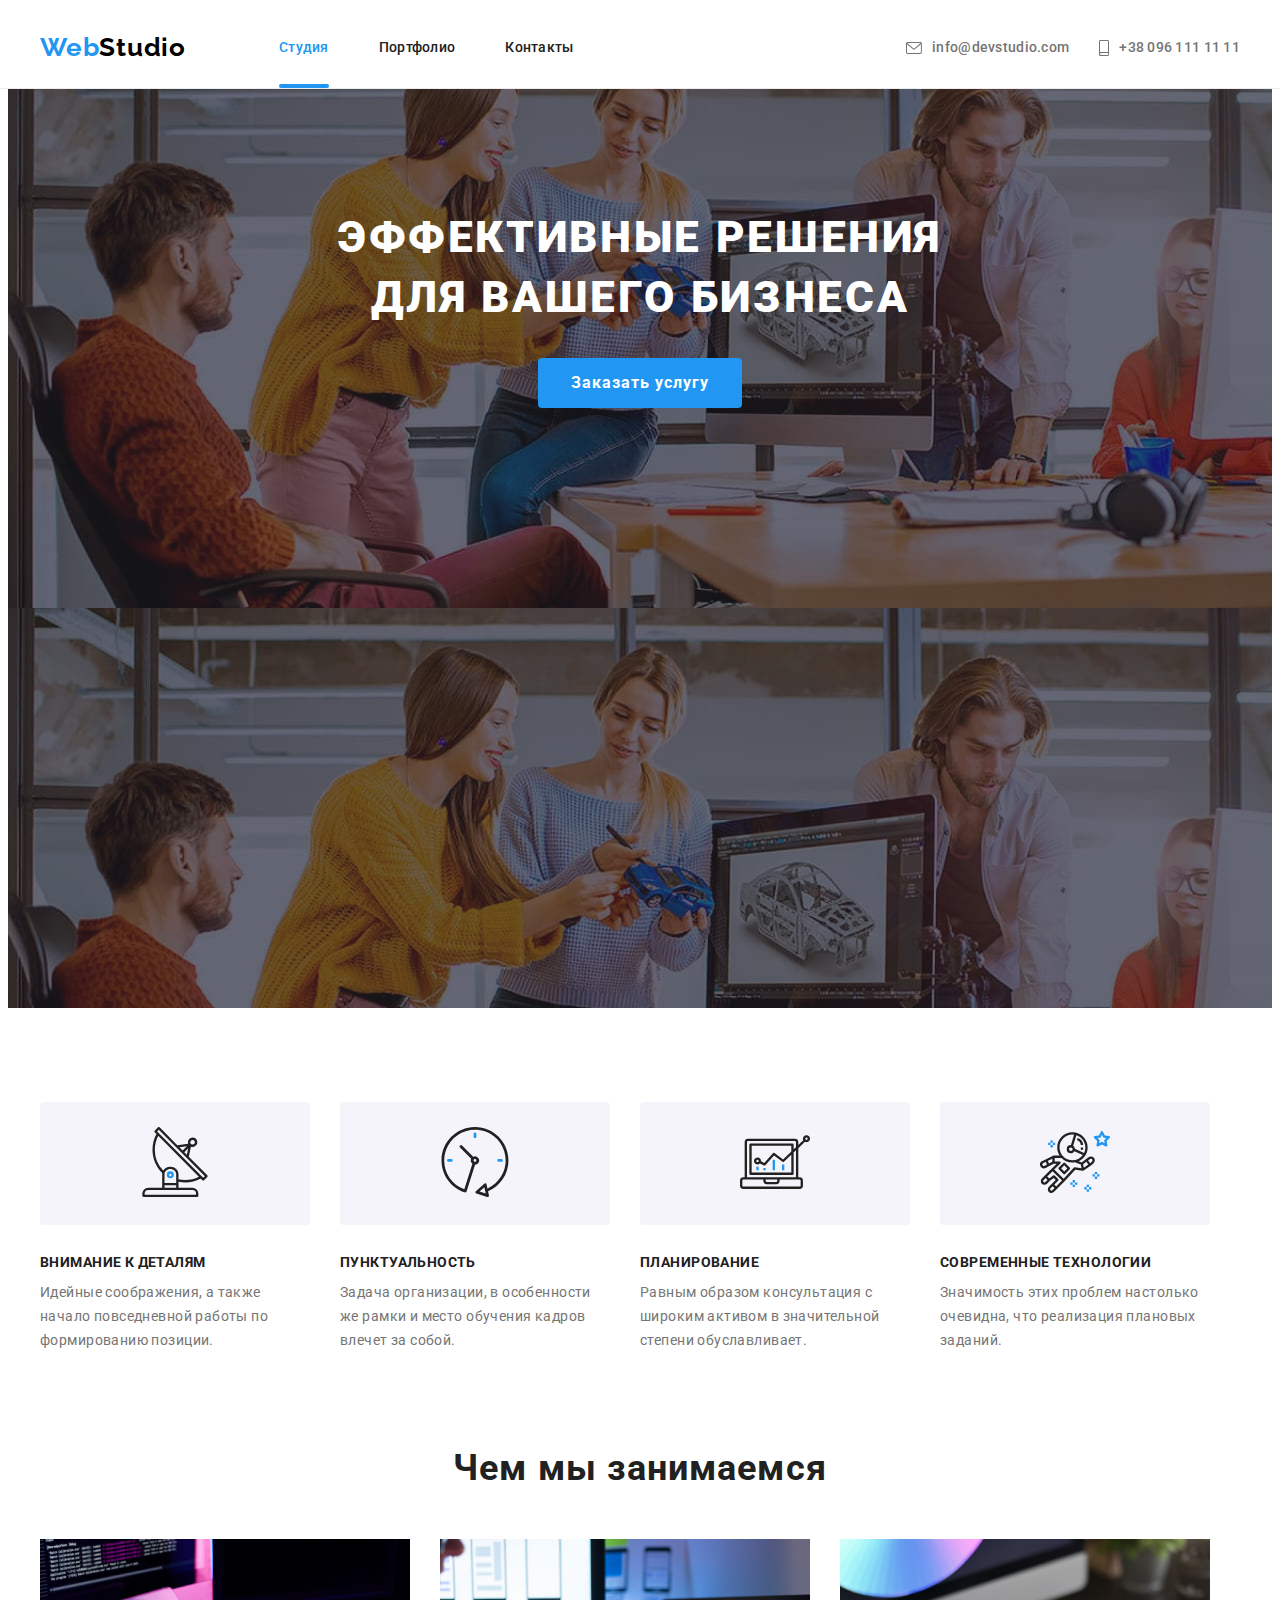
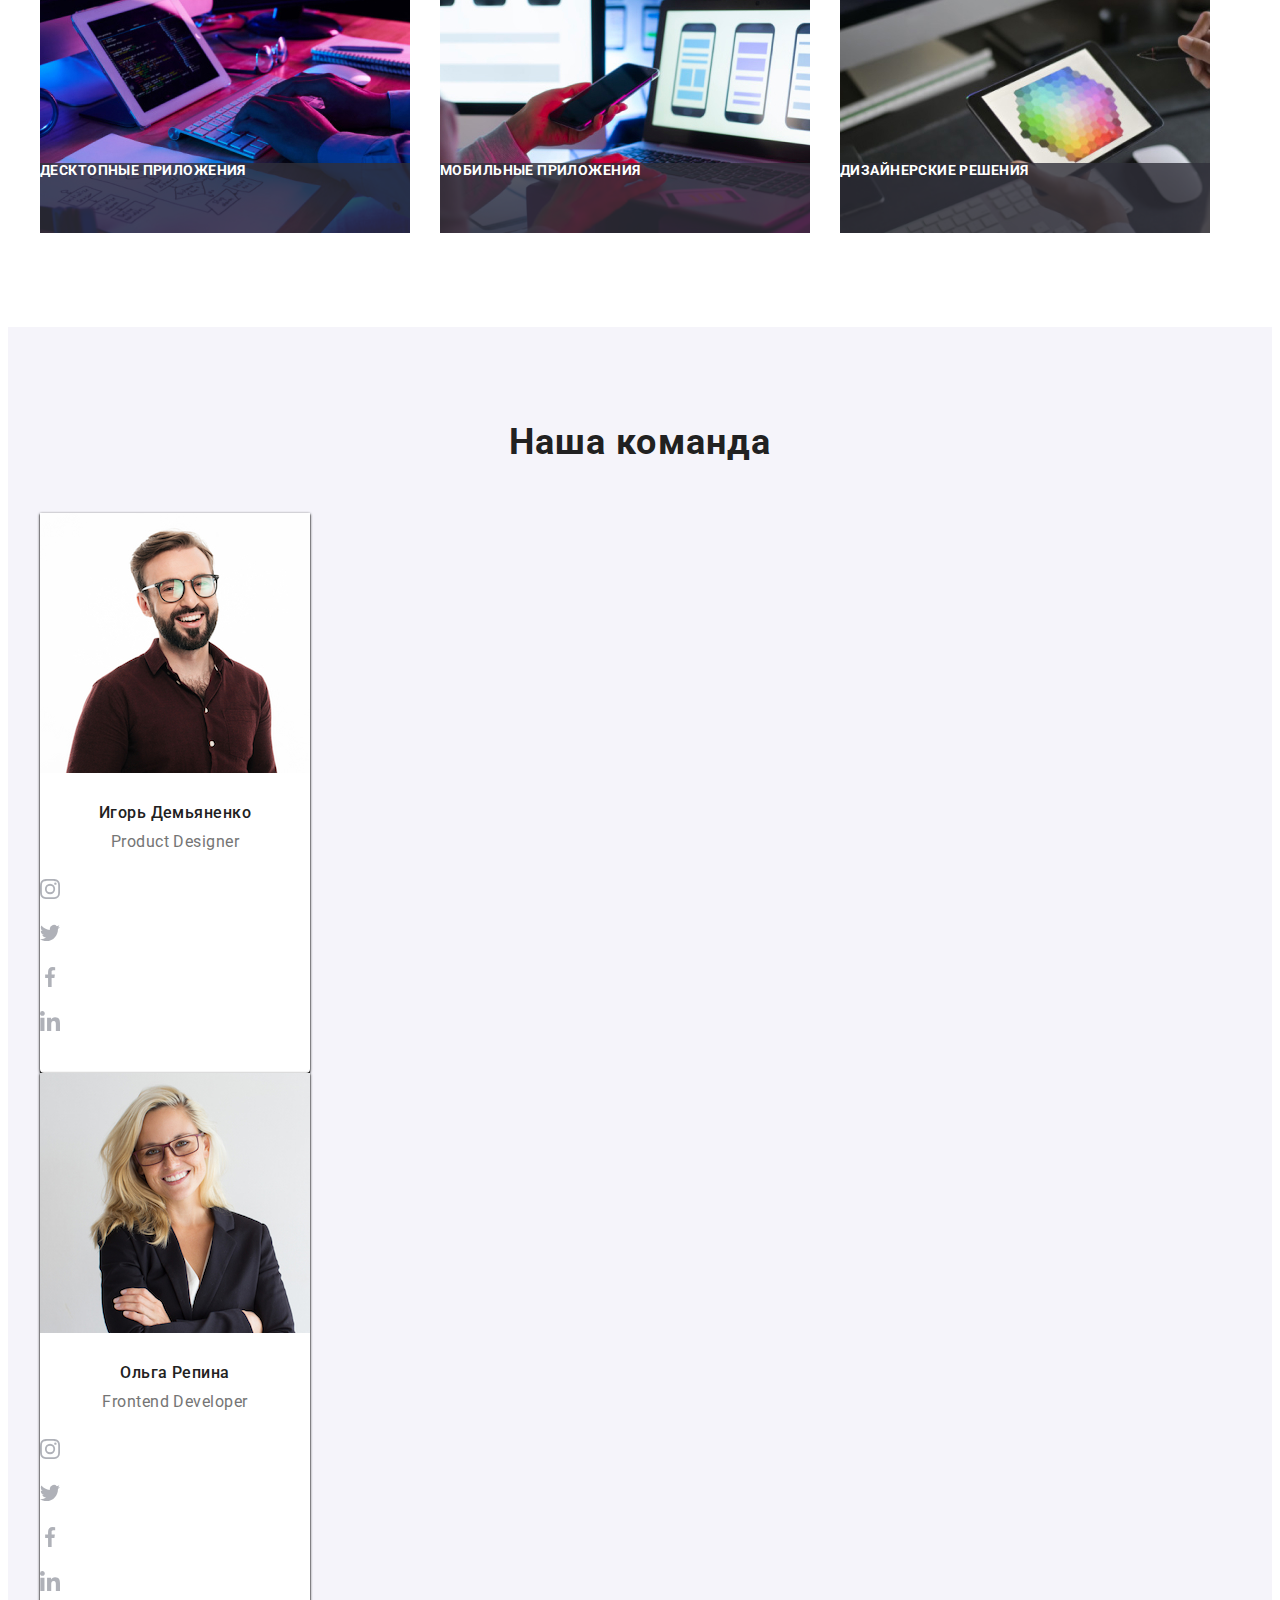
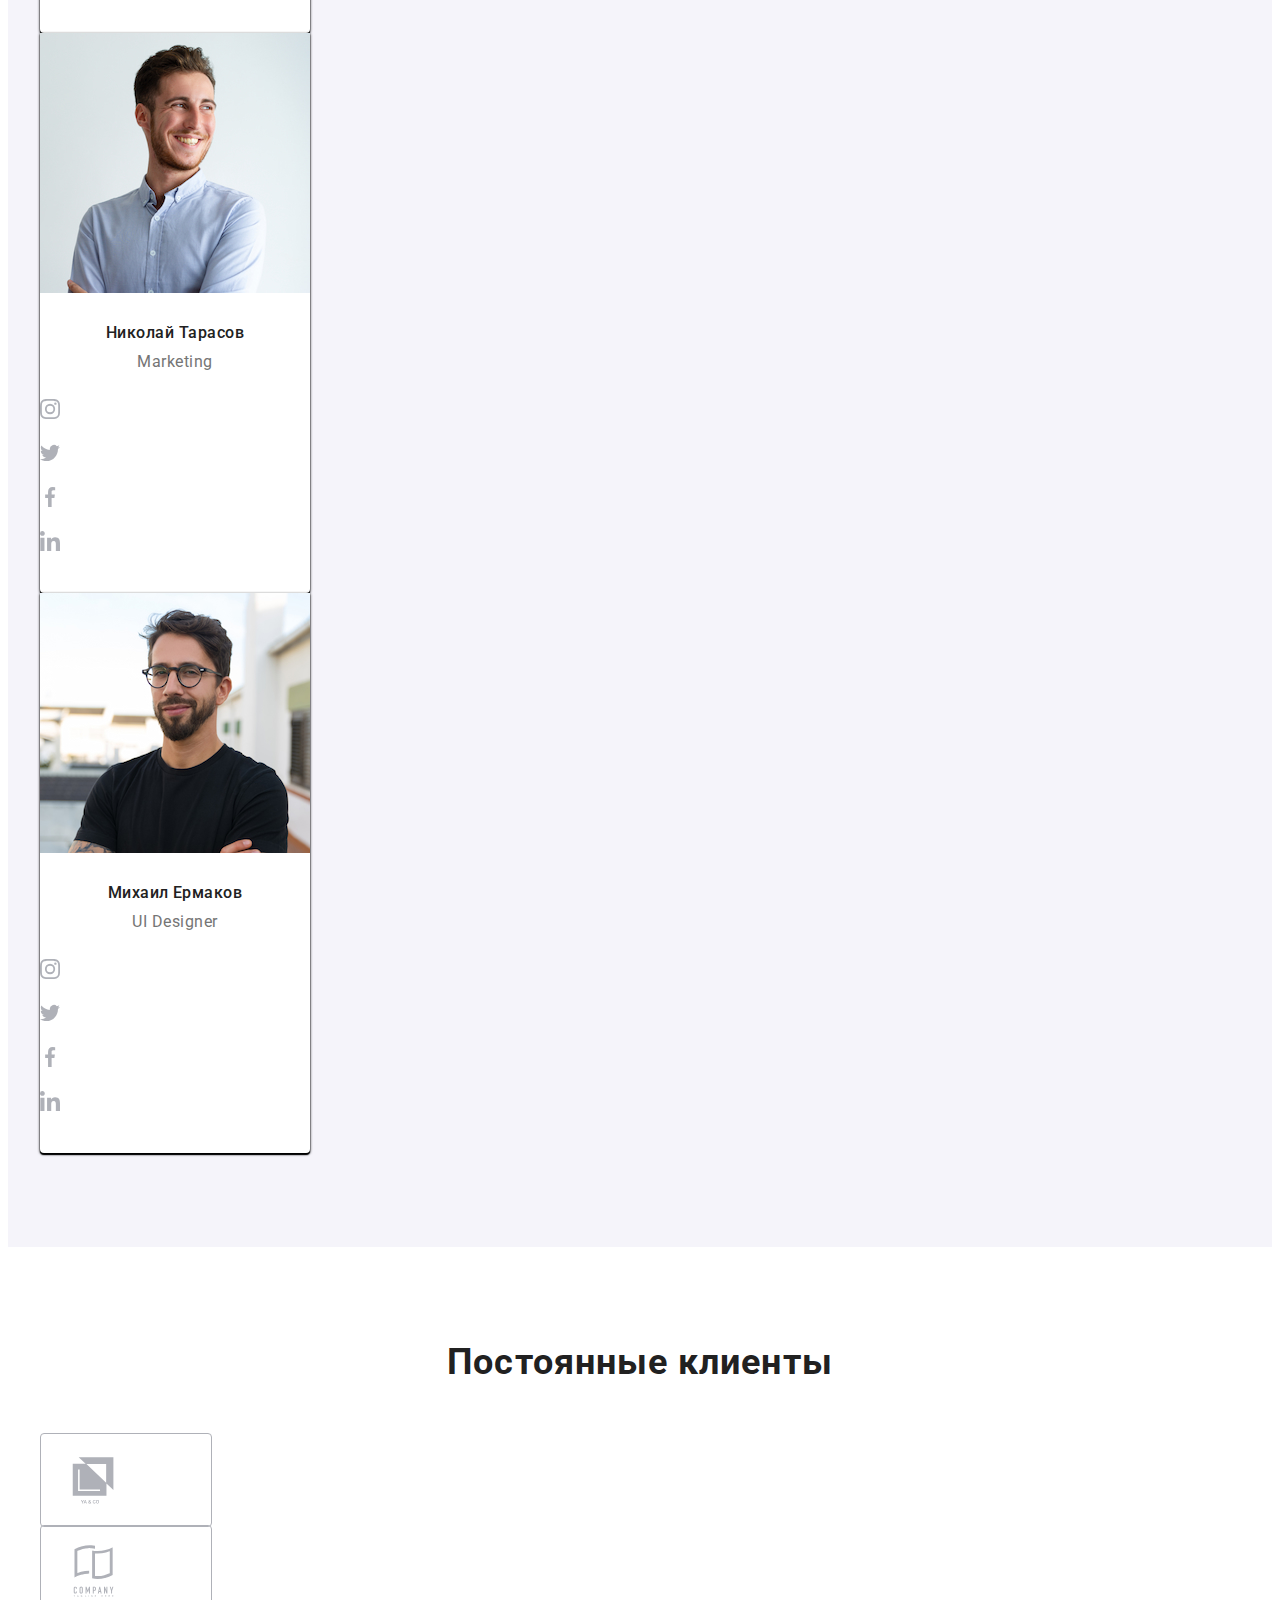
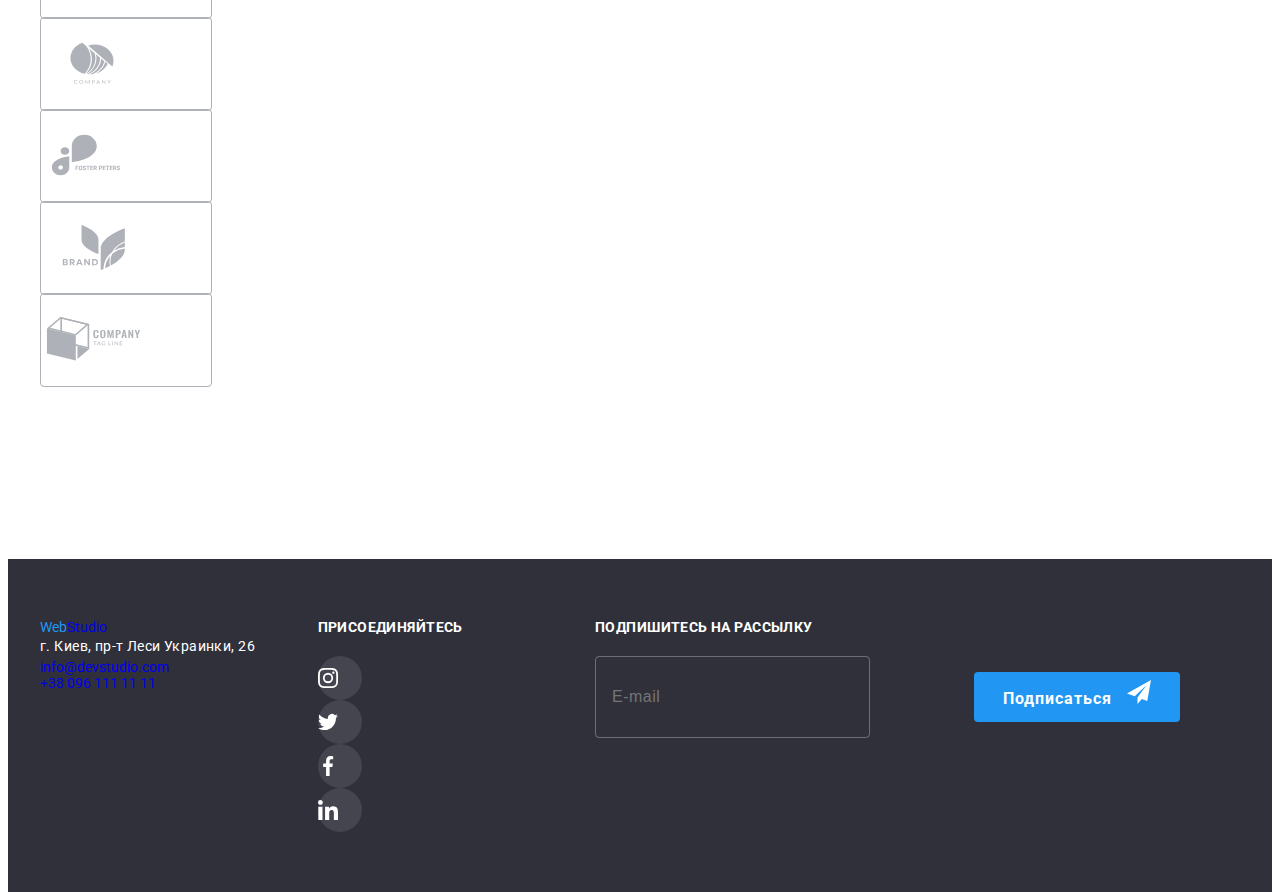
<file: index.html>
<!DOCTYPE html>
<html lang="ru">
<head>

  <meta charset="UTF-8">
  <meta http-equiv="X-UA-Compatible" content="IE=edge">
  <meta name="viewport" content="width=device-width, initial-scale=1.0">
  <title>Студия</title>
  <link rel="preconnect" href="https://fonts.googleapis.com">
  <link rel="preconnect" href="https://fonts.gstatic.com" crossorigin>
  <link href="https://fonts.googleapis.com/css2?family=Raleway:wght@700&family=Roboto:wght@400;500;700;900&display=swap" rel="stylesheet">
  <link rel="stylesheet" href="https://cdnjs.cloudflare.com/ajax/libs/modern-normalize/1.1.0/modern-normalize.min.css" integrity="sha512-wpPYUAdjBVSE4KJnH1VR1HeZfpl1ub8YT/NKx4PuQ5NmX2tKuGu6U/JRp5y+Y8XG2tV+wKQpNHVUX03MfMFn9Q==" crossorigin="anonymous" referrerpolicy="no-referrer" />
  <link rel="stylesheet" href="./css/styles.css">
  <link rel="stylesheet" href="./css/main.min.css">

</head>

<body>

  <header class="header-section">

    <div class="header-section__container">

      <a class="header-section__logo" href="./index.html" lang="en" ><span class="color-logo">Web</span>Studio</a>

      <nav class="header-section__navigation navigation">
        <ul class="navigation__list">
          <li class="navigation__item">
            <a class="navigation__link current" href="./index.html">Студия</a>
          </li>

          <li class="navigation__item">
            <a class="navigation__link" href="./portfolio.html">Портфолио</a>
          </li>

          <li class="navigation__item">
            <a class="navigation__link" href="">Контакты</a>
          </li>

        </ul>
      </nav>

      <ul class="header-section__contacts contact">

        <li class="contact__item">
          <a class="contact__link" href="mailto:info@devstudio.com">
            <svg class="contact__icon envelope">
              <use href="./images/icons.svg#envelope"></use>
            </svg>
            info@devstudio.com
          </a>
        </li>

        <li class="contact__item">
          <a class="contact__link" href="tel:+380961111111">
            <svg class="contact__icon smartphone">
              <use href="./images/icons.svg#smartphone"></use>
            </svg>
            +38 096 111 11 11
          </a>
        </li>

      </ul>
    </div>
  </header>

  <main>

    <div class="shift">

      <!-- Герой -->

      <section class="hero-section">

        <div class="container">

          <h1 class="hero-section__title">Эффективные решения <br>для вашего бизнеса</h1>

          <button class="hero-section__button order-button centered" type="button" data-modal-open>Заказать услугу</button>
        </div>
      </section>
  
      <!-- Наши преимущества -->
      <section class="benefits-section">
        <div class="container">
          <h2 class="benefits-section__title visually-hidden">Наши преимущества</h2>
          <ul class="benefits-section__list">
            <li class="benefits-section__item benefit">
              <div class="benefit__box">
                <svg class="benefit__icon">
                  <use href="./images/icons.svg#antenna"></use>
                </svg>
              </div>
              <h3 class="benefit__title">Внимание к деталям</h3>
              <p class="benefit__description">Идейные соображения, а также начало повседневной работы по формированию позиции.</p>
            </li>
            <li class="benefits-section__item benefit">
              <div class="benefit__box">
                <svg class="benefit__icon">
                  <use href="./images/icons.svg#clock"></use>
                </svg>
              </div>
              <h3 class="benefit__title">Пунктуальность</h3>
              <p class="benefit__description">Задача организации, в особенности же рамки и место обучения кадров влечет за собой.</p>
            </li>
            <li class="benefits-section__item benefit">
              <div class="benefit__box">
                <svg class="benefit__icon">
                  <use href="./images/icons.svg#diagram"></use>
                </svg>
              </div>
              <h3 class="benefit__title">Планирование</h3>
              <p class="benefit__description">Равным образом консультация с широким активом в значительной степени обуславливает.</p>
            </li>
            <li class="benefits-section__item benefit">
              <div class="benefit__box">
                <svg class="benefit__icon">
                  <use href="./images/icons.svg#astronaut"></use>
                </svg>
              </div>
              <h3 class="benefit__title">Современные технологии</h3>
              <p class="benefit__description">Значимость этих проблем настолько очевидна, что реализация плановых заданий.</p>
            </li>
          </ul>
        </div>
      </section>
  
      <!-- Направления деятельности -->
      <section class="activities-section">
        <div class="container">
          <h2 class="activities-section__title">Чем мы занимаемся</h2>
          <ul class="activities-section__list">
            <li class="activities-section__item">
              <div class="panel centered">
                <p>Десктопные приложения</p>
              </div>
              <img src="./images/direction-one.jpg" alt="Разработчик пишет код" width="370">
            </li>
            <li class="activities-section__item">
              <div class="panel centered">
                <p>Мобильные приложения</p>
              </div>
              <img src="./images/direction-two.jpg" alt="Дизайнер проектирует интерфейс мобильного приложения на ноутбуке" width="370">
            </li>
            <li class="activities-section__item">
              <div class="panel centered">
                <p>Дизайнерские решения</p>
              </div>
              <img src="./images/direction-three.jpg" alt="Дизайнер подбирает цвет на планшете" width="370">
            </li>
          </ul>
        </div>
      </section>
  
      <!-- Члены команды -->
      <section class="section section-team">
        <div class="container">
          <h2 class="team">Наша команда</h2>
          <ul class="horisontal-orientation">
            <li class="employee">
              <img src="./images/employee-one.jpg" alt="Сотрудник 1" width="270">
              <h3 class="name">Игорь Демьяненко</h3>
              <p class="position">Product Designer</p>
              <ul class="social-list horisontal-orientation">
                <li class="social-item">
                  <a href="" class="social-link centered">
                    <svg class="social-icon">
                      <use href="./images/icons.svg#instagram"></use>
                    </svg>
                  </a>
                </li>
                <li class="social-item">
                  <a href="" class="social-link centered">
                    <svg class="social-icon">
                      <use href="./images/icons.svg#twitter"></use>
                    </svg>
                  </a>
                </li>
                <li class="social-item">
                  <a href="" class="social-link centered">
                    <svg class="social-icon">
                      <use href="./images/icons.svg#facebook"></use>
                    </svg>
                  </a>
                </li>
                <li class="social-item">
                  <a href="" class="social-link centered">
                    <svg class="social-icon">
                      <use href="./images/icons.svg#linkedin"></use>
                    </svg>
                  </a>
                </li>
              </ul>
            </li>
            <li class="employee">
              <img src="./images/employee-two.jpg" alt="Сотрудник 2" width="270">
              <h3 class="name">Ольга Репина</h3>
              <p class="position">Frontend Developer</p>
              <ul class="social-list horisontal-orientation">
                <li class="social-item">
                  <a href="" class="social-link centered">
                    <svg class="social-icon">
                      <use href="./images/icons.svg#instagram"></use>
                    </svg>
                  </a>
                </li>
                <li class="social-item">
                  <a href="" class="social-link centered">
                    <svg class="social-icon">
                      <use href="./images/icons.svg#twitter"></use>
                    </svg>
                  </a>
                </li>
                <li class="social-item">
                  <a href="" class="social-link centered">
                    <svg class="social-icon">
                      <use href="./images/icons.svg#facebook"></use>
                    </svg>
                  </a>
                </li>
                <li class="social-item">
                  <a href="" class="social-link centered">
                    <svg class="social-icon">
                      <use href="./images/icons.svg#linkedin"></use>
                    </svg>
                  </a>
                </li>
              </ul>
            </li>
            <li class="employee">
              <img src="./images/employee-three.jpg" alt="Сотрудник 3" width="270">
              <h3 class="name">Николай Тарасов</h3>
              <p class="position">Marketing</p>
              <ul class="social-list horisontal-orientation">
                <li class="social-item">
                  <a href="" class="social-link centered">
                    <svg class="social-icon">
                      <use href="./images/icons.svg#instagram"></use>
                    </svg>
                  </a>
                </li>
                <li class="social-item">
                  <a href="" class="social-link centered">
                    <svg class="social-icon">
                      <use href="./images/icons.svg#twitter"></use>
                    </svg>
                  </a>
                </li>
                <li class="social-item">
                  <a href="" class="social-link centered">
                    <svg class="social-icon">
                      <use href="./images/icons.svg#facebook"></use>
                    </svg>
                  </a>
                </li>
                <li class="social-item">
                  <a href="" class="social-link centered">
                    <svg class="social-icon">
                      <use href="./images/icons.svg#linkedin"></use>
                    </svg>
                  </a>
                </li>
              </ul>
            </li>
            <li class="employee">
              <img src="./images/employee-four.jpg" alt="Сотрудник 4" width="270">
              <h3 class="name">Михаил Ермаков</h3>
              <p class="position">UI Designer</p>
              <ul class="social-list horisontal-orientation">
                <li class="social-item">
                  <a href="" class="social-link centered">
                    <svg class="social-icon">
                      <use href="./images/icons.svg#instagram"></use>
                    </svg>
                  </a>
                </li>
                <li class="social-item">
                  <a href="" class="social-link centered">
                    <svg class="social-icon">
                      <use href="./images/icons.svg#twitter"></use>
                    </svg>
                  </a>
                </li>
                <li class="social-item">
                  <a href="" class="social-link centered">
                    <svg class="social-icon">
                      <use href="./images/icons.svg#facebook"></use>
                    </svg>
                  </a>
                </li>
                <li class="social-item">
                  <a href="" class="social-link centered">
                    <svg class="social-icon">
                      <use href="./images/icons.svg#linkedin"></use>
                    </svg>
                  </a>
                </li>
              </ul>
            </li>
          </ul>
        </div>
      </section>
  
      <!-- Постоянные клиенты -->
      <section class="section">
        <div class="container">
          <h2 class="clients">Постоянные клиенты</h2>
          <ul class="horisontal-orientation">

            <li class="client-logo-cont">
              <a href="" class="client-logo-link centered">
                <svg class="client-logo-icon">
                  <use href="./images/icons.svg#ya-co"></use>
                </svg>
              </a>
            </li>

            <li class="client-logo-cont">
              <a href="" class="client-logo-link centered">
                <svg class="client-logo-icon">
                  <use href="./images/icons.svg#company-th"></use>
                </svg>
              </a>
            </li>

            <li class="client-logo-cont">
              <a href="" class="client-logo-link centered">
                <svg class="client-logo-icon">
                  <use href="./images/icons.svg#company"></use>
                </svg>
              </a>
            </li>

            <li class="client-logo-cont">
              <a href="" class="client-logo-link centered">
                <svg class="client-logo-icon">
                  <use href="./images/icons.svg#fuster"></use>
                </svg>
              </a>
            </li>
            <li class="client-logo-cont">
              <a href="" class="client-logo-link centered">
                <svg class="client-logo-icon">
                  <use href="./images/icons.svg#brand"></use>
                </svg>
              </a>
            </li>
            <li class="client-logo-cont">
              <a href="" class="client-logo-link centered">
                <svg class="client-logo-icon">
                  <use href="./images/icons.svg#company-tl"></use>
                </svg>
              </a>
            </li>
          </ul>
        </div>
      </section>
    </div>

    <!-- Модальное окно -->
    <div class="backdrop is-hidden" data-modal>
      <div class="modal">

        <button type="button" class="modal__close-button close-button v___v  centered" data-modal-close>
          <svg class="close-button__icon">
            <use href="./images/icons.svg#close"></use>
          </svg>
        </button>

        <form class="modal-form" autocomplete="on">
          <p class="modal-title">Оставьте свои данные, мы вам перезвоним</p>

          <div class="modal-field">
            <label class="modal-label" for="username">Имя</label>
            <div class="input-wrapper">
              <input class="modal-input" id="username" name="username" type="text" required>
              <svg class="modal-input-icon">
                <use href="./images/icons.svg#person"></use>
              </svg>
            </div>
          </div>
          
          <div class="modal-field">
            <label class="modal-label" for="user-phone-number">Телефон</label>
            <div class="input-wrapper">
              <input class="modal-input" id="user-phone-number" name="user-phone-number" type="tel" value="+380111111111" required pattern="[\+]\d{12}">
              <svg class="modal-input-icon">
                <use href="./images/icons.svg#phone"></use>
              </svg>
            </div>
          </div>
          
          <div class="modal-field">
            <label class="modal-label" for="user-email">Почта</label>
            <div class="input-wrapper">
              <input class="modal-input" id="user-email" name="user-email" type="email">
              <svg class="modal-input-icon">
                <use href="./images/icons.svg#email"></use>
              </svg>
            </div>
          </div>
          
          <div class="modal-field last-field">
            <label class="modal-label" for="user-comment">Комментарий</label>
            <textarea class="modal-user-comment" name="user-comment" id="user-comment" placeholder="Введите текст"></textarea>
          </div>

          <div class="modal-field check-field">
            <input type="checkbox" name="policy" id="policy" class="modal-check visually-hidden" />
            <label for="policy" class="modal-check-text">
              <span class="checkbox-manual centered">
                <svg class="check-icon">
                  <use href="./images/icons.svg#check"></use>
                </svg>
              </span>
              Соглашаюсь с рассылкой и принимаю &nbsp;<a href="" class="link-clasic">Условия договора</a>
            </label>
          </div>

          <button type="submit" class="send-button centered">
            Отправить
          </button>

        </form>
        
      </div>
    </div>

  </main>

  <footer class="footer-section">
    <div class="footer-section__container">

      <div class="footer-section__contacts">
        <a href="./index.html" lang="en" class="footer-section__logo"><span class="color-logo">Web</span>Studio</a>
        <address class="footer-section__address">
          <ul class="footer-section__list">
            <li class="footer-section__item">
              <a href="https://goo.gl/maps/ezcWNEvR4oJUu5Hd6" class="footer-section__link footer-address">г. Киев, пр-т Леси Украинки, 26</a>
            </li>
            <li class="footer-section__item">
              <a href="mailto:info@devstudio.com" class="footer-section__link">info@devstudio.com</a>
            </li>
            <li class="footer-section__item">
              <a href="tel:+380961111111" class="footer-section__link">+38 096 111 11 11</a>
            </li>
          </ul>
        </address>
      </div>

      <div class="footer-section__social social">
        <h3 class="social__title">присоединяйтесь</h3>
        <ul class="social__list social horisontal-orientation">
          <li class="social__item">
            <a href="" class="social__link social-link-footer centered">
              <svg class="social__icon social-icon-footer">
                <use href="./images/icons.svg#instagram"></use>
              </svg>
            </a>
          </li>
          <li class="social-item">
            <a href="" class="social-link-footer centered">
              <svg class="social-icon-footer">
                <use href="./images/icons.svg#twitter"></use>
              </svg>
            </a>
          </li>
          <li class="social-item">
            <a href="" class="social-link-footer centered">
              <svg class="social-icon-footer">
                <use href="./images/icons.svg#facebook"></use>
              </svg>
            </a>
          </li>
          <li class="social-item">
            <a href="" class="social-link-footer centered">
              <svg class="social-icon-footer">
                <use href="./images/icons.svg#linkedin"></use>
              </svg>
            </a>
          </li>
        </ul>
      </div>

      <div class="footer-section__subscribe subscribe">
        <h3 class="subscribe__title">подпишитесь на рассылку</h3>
        <form autocomplete="on" action="" class="subscribe__form">
          <label class="subscribe__label">
            <input class="subscribe__input footer-input" name="user-email" type="email" placeholder="E-mail">
          </label>
          <button type="submit" class="subscribe__button subscribe-button centered">
            Подписаться
              <svg class="subscribe-button__icon">
                <use href="./images/icons.svg#icon-send"></use>
              </svg>
          </button>
        </form>
      </div>

    </div>
  </footer>

  <script src="./js/modal.js"></script>

</body>
</html>
</file>
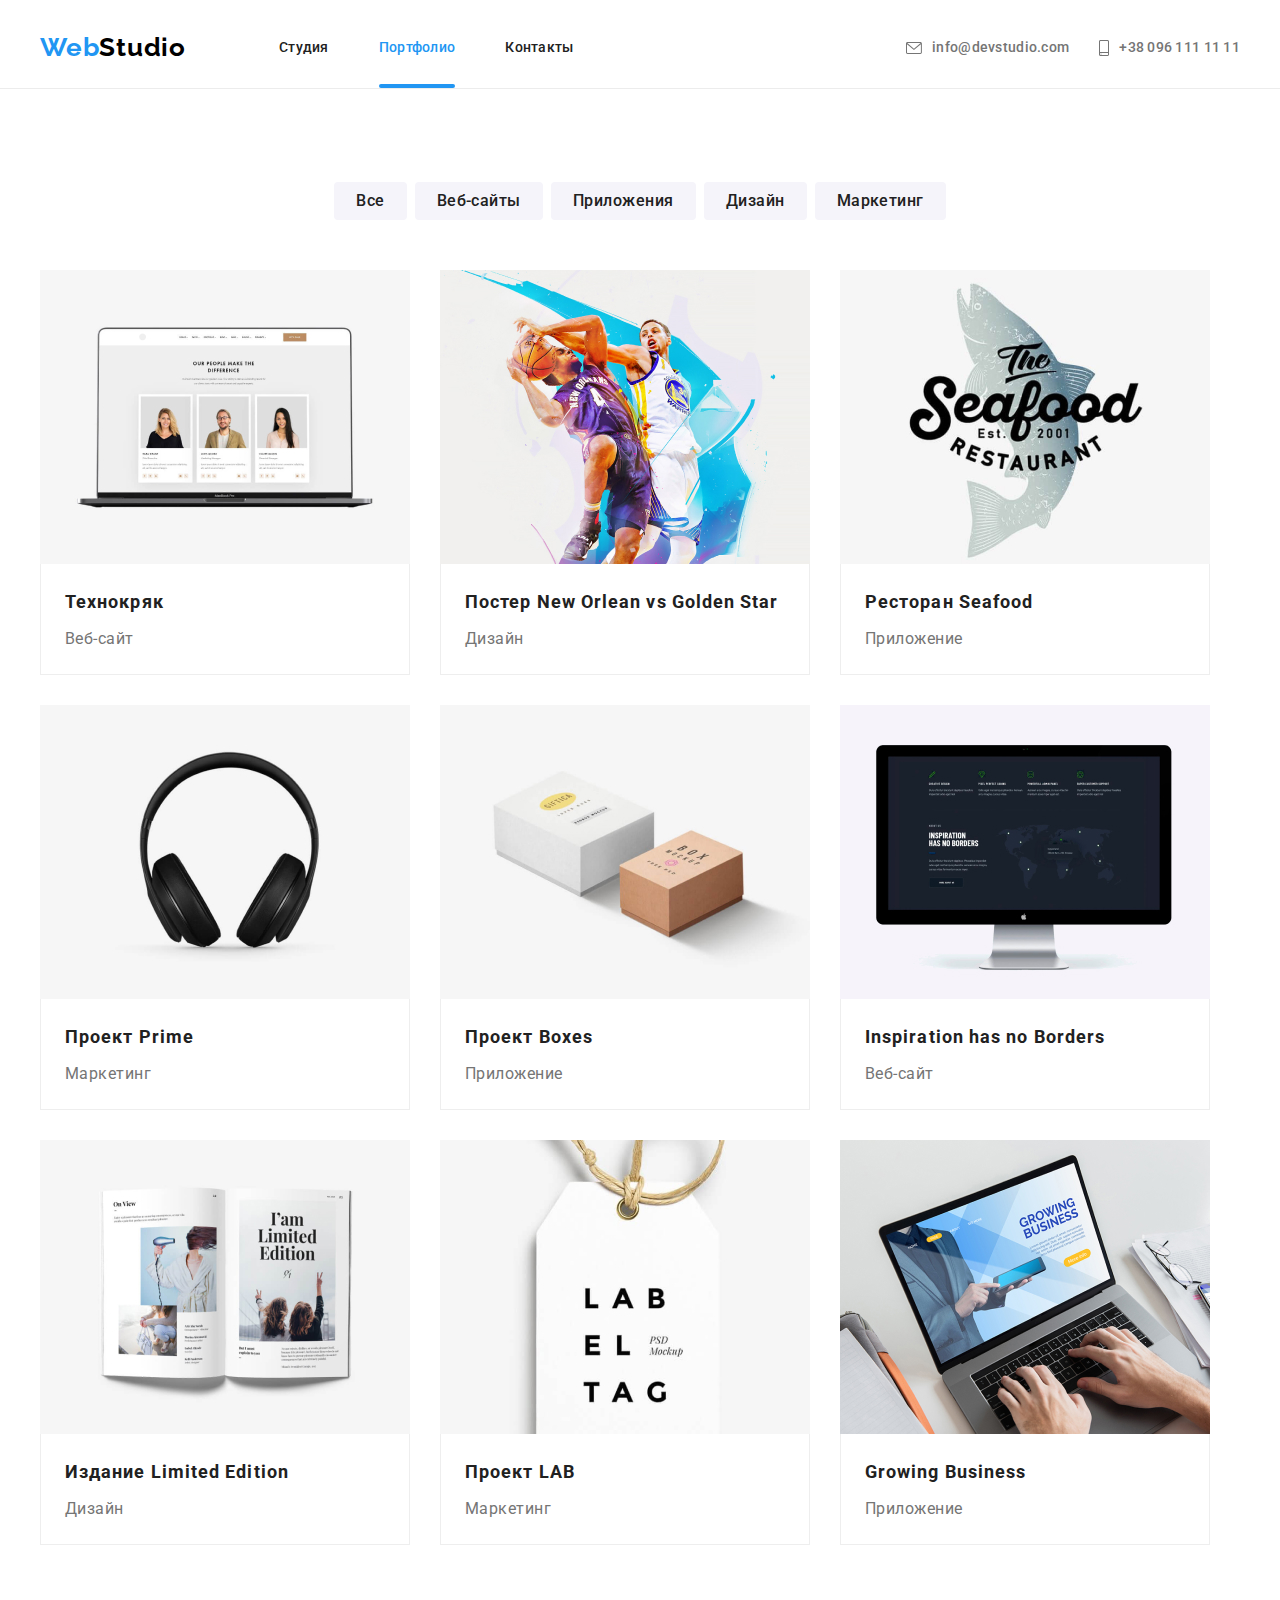
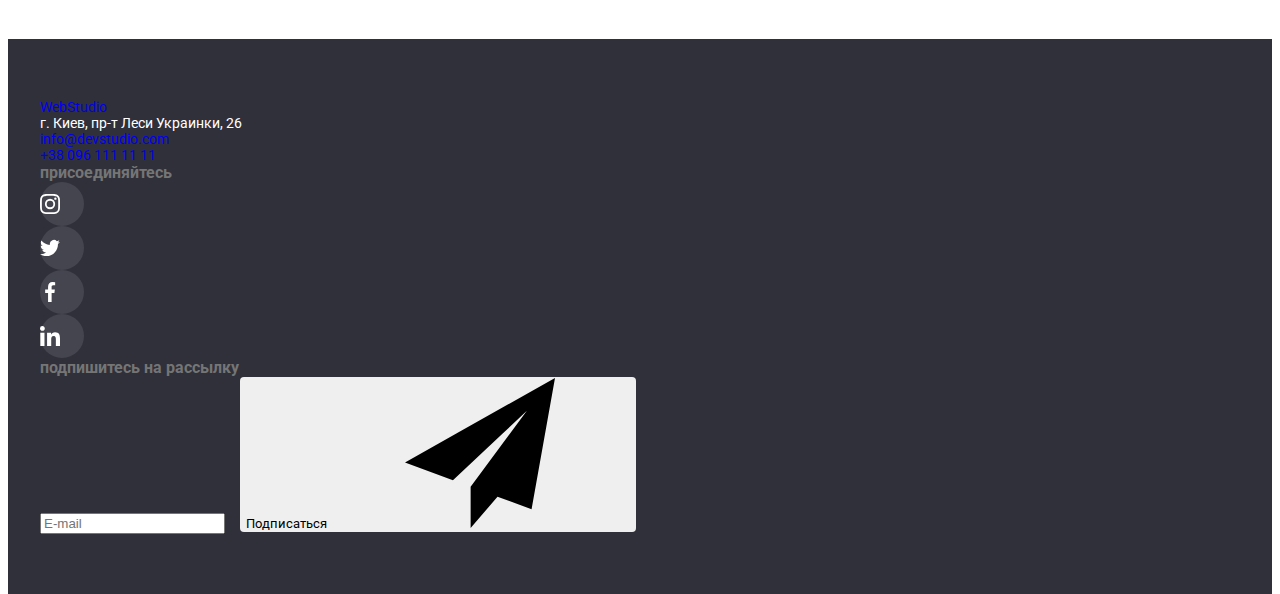
<file: portfolio.html>
<!DOCTYPE html>
<html lang="ru">
<head>

  <meta charset="UTF-8">
  <meta http-equiv="X-UA-Compatible" content="IE=edge">
  <meta name="viewport" content="width=device-width, initial-scale=1.0">
  <title>Портфолио</title>
  <link rel="preconnect" href="https://fonts.googleapis.com">
  <link rel="preconnect" href="https://fonts.gstatic.com" crossorigin>
  <link href="https://fonts.googleapis.com/css2?family=Raleway:wght@700&family=Roboto:wght@400;500;700;900&display=swap"
      rel="stylesheet">
  <link rel="stylesheet" href="https://cdnjs.cloudflare.com/ajax/libs/modern-normalize/1.1.0/modern-normalize.min.css"
      integrity="sha512-wpPYUAdjBVSE4KJnH1VR1HeZfpl1ub8YT/NKx4PuQ5NmX2tKuGu6U/JRp5y+Y8XG2tV+wKQpNHVUX03MfMFn9Q=="
      crossorigin="anonymous" referrerpolicy="no-referrer" />
  <link rel="stylesheet" href="./css/styles.css">
  <link rel="stylesheet" href="./css/main.min.css">

</head>

<body>

  <header class="header-section">
  
    <div class="header-section__container">
  
      <a class="header-section__logo" href="./index.html" lang="en"><span class="color-logo">Web</span>Studio</a>
  
      <nav class="header-section__navigation navigation">
        <ul class="navigation__list">
          <li class="navigation__item">
            <a class="navigation__link" href="./index.html">Студия</a>
          </li>
  
          <li class="navigation__item">
            <a class="navigation__link current" href="./portfolio.html">Портфолио</a>
          </li>
  
          <li class="navigation__item">
            <a class="navigation__link" href="">Контакты</a>
          </li>
  
        </ul>
      </nav>
  
      <ul class="header-section__contacts contact">
  
        <li class="contact__item">
          <a class="contact__link" href="mailto:info@devstudio.com">
            <svg class="contact__icon envelope">
              <use href="./images/icons.svg#envelope"></use>
            </svg>
            info@devstudio.com
          </a>
        </li>
  
        <li class="contact__item">
          <a class="contact__link" href="tel:+380961111111">
            <svg class="contact__icon smartphone">
              <use href="./images/icons.svg#smartphone"></use>
            </svg>
            +38 096 111 11 11
          </a>
        </li>
  
      </ul>
    </div>
  </header>

  <main>

    <section class="portfolio-section">

      <h1 class="portfolio-section__title">Портфолио</h1>

      <div class="container">

        <!-- Фильтр -->

        <ul class="portfolio-section__filter filter">

          <li class="filter__item">
            <button type="button" class="filter__button">Все</button>
          </li>
          <li class="filter__item">
            <button type="button" class="filter__button">Веб-сайты</button>
          </li>
          <li class="filter__item">
            <button type="button" class="filter__button">Приложения</button>
          </li>
          <li class="filter__item">
            <button type="button" class="filter__button">Дизайн</button>
          </li>
          <li class="filter__item">
            <button type="button" class="filter__button">Маркетинг</button>
          </li>
        </ul>

        <!-- Примеры работ -->

        <ul class="portfolio-section__grid project">

          <li class="project__item">
            <a href="" class="project__link">
              <div class="project__interactive">
                <img class="project__image" src="./images/project-one.jpg" alt="Сайт на ноутбуке">
                <div class="project__overlay">
                  <p class="project__description">Технокряк это современная площадка распространения коронавируса. Компании используют эту платформу для цифрового шпионажа и атак на защищённые сервера конкурентов.</p>
                </div>
              </div>
              <div class="project__meta">
                <h2 class="project__name">Технокряк</h2>
                <p class="project__type">Веб-сайт</p>
              </div>
            </a>
          </li>

          <li class="project__item">
            <a href="" class="project__link">
              <div class="project__interactive">
                <img class="project__image" src="./images/project-two.jpg" alt="Два баскетболиста в прыжке">
                <div class="project__overlay">
                  <p>Технокряк это современная площадка распространения коронавируса. Компании используют эту платформу для цифрового
                    шпионажа и атак на защищённые сервера конкурентов.</p>
                </div>
              </div>
              <div class="project__meta">
                <h2 class="project__name">Постер New Orlean vs Golden Star</h2>
                <p class="project__type">Дизайн</p>
              </div>
            </a>
          </li>

          <li class="project__item">
            <a href="" class="project__link">
              <div class="project__interactive">
                <img class="project__image" src="./images/project-three.jpg" alt="Логотип ресторана">
                <div class="project__overlay">
                  <p>Технокряк это современная площадка распространения коронавируса. Компании используют эту платформу для цифрового
                    шпионажа и атак на защищённые сервера конкурентов.</p>
                </div>
              </div>
              <div class="project__meta">
                <h2 class="project__name">Ресторан Seafood</h2>
                <p class="project__type">Приложение</p>
              </div>
            </a>
          </li>

          <li class="project__item">
            <a href="" class="project__link">
              <div class="project__interactive">
                <img class="project__image" src="./images/project-four.jpg" alt="Накладные наушники">
                <div class="project__overlay">
                  <p>Технокряк это современная площадка распространения коронавируса. Компании используют эту платформу для цифрового
                    шпионажа и атак на защищённые сервера конкурентов.</p>
                </div>
              </div>
              <div class="project__meta">
                <h2 class="project__name">Проект Prime</h2>
                <p class="project__type">Маркетинг</p>
              </div>
            </a>
          </li>

          <li class="project__item">
            <a href="" class="project__link">
              <div class="project__interactive">
                <img class="project__image" src="./images/project-five.jpg" alt="Две коробки">
                <div class="project__overlay">
                  <p>Технокряк это современная площадка распространения коронавируса. Компании используют эту платформу для цифрового
                    шпионажа и атак на защищённые сервера конкурентов.</p>
                </div>
              </div>
              <div class="project__meta">
                <h2 class="project__name">Проект Boxes</h2>
                <p class="project__type">Приложение</p>
              </div>
            </a>
          </li>

          <li class="project__item">
            <a href="" class="project__link">
              <div class="project__interactive">
                <img class="project__image" src="./images/project-six.jpg" alt="Сайт на мониторе">
                <div class="project__overlay">
                  <p>Технокряк это современная площадка распространения коронавируса. Компании используют эту платформу для цифрового
                    шпионажа и атак на защищённые сервера конкурентов.</p>
                </div>
              </div>
              <div class="project__meta">
                <h2 class="project__name">Inspiration has no Borders</h2>
                <p class="project__type">Веб-сайт</p>
              </div>
            </a>
          </li>

          <li class="project__item">
            <a href="" class="project__link">
              <div class="project__interactive">
                <img class="project__image" src="./images/project-seven.jpg" alt="Раскрытый журнал с иллюстрациями">
                <div class="project__overlay">
                  <p>Технокряк это современная площадка распространения коронавируса. Компании используют эту платформу для цифрового
                    шпионажа и атак на защищённые сервера конкурентов.</p>
                </div>
              </div>
              <div class="project__meta">
                <h2 class="project__name">Издание Limited Edition</h2>
                <p class="project__type">Дизайн</p>
              </div>
            </a>
          </li>

          <li class="project__item">
            <a href="" class="project__link">
              <div class="project__interactive">
                <img class="project__image" src="./images/project-eight.jpg" alt="Бейдж с логотипом проекта">
                <div class="project__overlay">
                  <p>Технокряк это современная площадка распространения коронавируса. Компании используют эту платформу для цифрового
                    шпионажа и атак на защищённые сервера конкурентов.</p>
                </div>
              </div>
              <div class="project__meta">
                <h2 class="project__name">Проект LAB</h2>
                <p class="project__type">Маркетинг</p>
              </div>
            </a>
          </li>

          <li class="project__item">
            <a href="" class="project__link">
              <div class="project__interactive">
                <img class="project__image" src="./images/project-nine.jpg" alt="Человек работает на ноутбуке">
                <div class="project__overlay">
                  <p>Технокряк это современная площадка распространения коронавируса. Компании используют эту платформу для цифрового
                    шпионажа и атак на защищённые сервера конкурентов.</p>
                </div>
              </div>
              <div class="project__meta">
                <h2 class="project__name">Growing Business</h2>
                <p class="project__type">Приложение</p>
              </div>
            </a>
          </li>

        </ul>
      </div>
    </section>

  </main>

  <footer class="footer-section">
    <div class="container horisontal-orientation">
  
      <div class="footer-contacts">
        <a href="./index.html" lang="en" class="logo link logo-white"><span class="logo-clr">Web</span>Studio</a>
        <address>
          <ul>
            <li>
              <a href="https://goo.gl/maps/ezcWNEvR4oJUu5Hd6" class="footer-address link">г. Киев, пр-т Леси Украинки,
                26</a>
            </li>
            <li>
              <a href="mailto:info@devstudio.com" class="footer-contact link">info@devstudio.com</a>
            </li>
            <li>
              <a href="tel:+380961111111" class="footer-contact link">+38 096 111 11 11</a>
            </li>
          </ul>
        </address>
      </div>
  
      <div>
        <h3 class="join">присоединяйтесь</h3>
        <ul class="social-list horisontal-orientation">
          <li class="social-item">
            <a href="" class="social-link-footer centered">
              <svg class="social-icon-footer">
                <use href="./images/icons.svg#instagram"></use>
              </svg>
            </a>
          </li>
          <li class="social-item">
            <a href="" class="social-link-footer centered">
              <svg class="social-icon-footer">
                <use href="./images/icons.svg#twitter"></use>
              </svg>
            </a>
          </li>
          <li class="social-item">
            <a href="" class="social-link-footer centered">
              <svg class="social-icon-footer">
                <use href="./images/icons.svg#facebook"></use>
              </svg>
            </a>
          </li>
          <li class="social-item">
            <a href="" class="social-link-footer centered">
              <svg class="social-icon-footer">
                <use href="./images/icons.svg#linkedin"></use>
              </svg>
            </a>
          </li>
        </ul>
      </div>
  
      <div class="subscribe-block">
        <h3 class="join">подпишитесь на рассылку</h3>
        <form autocomplete="on" action="" class="horisontal-orientation">
          <label>
            <input class="footer-input" name="user-email" type="email" placeholder="E-mail">
          </label>
          <button type="submit" class="subscribe-btn centered">
            Подписаться
            <svg class="send-icon">
              <use href="./images/icons.svg#icon-send"></use>
            </svg>
          </button>
        </form>
      </div>
  
    </div>
  </footer>

</body>
</html>
</file>
<file: css/styles.css>
/* +++++++++++++++++++++++++++

  Свойства глобальных классов

+++++++++++++++++++++++++++ */

/* Позиционирование */

/*  */

.social-list {
	justify-content: center;
}

.social-item:not(:last-child) {
	margin-right: 10px;
}

.social-link {
	width: 44px;
	height: 44px;
	border-radius: 50%;
	transition: fill 300ms cubic-bezier(0.4, 0, 0.2, 1),
		background-color 300ms cubic-bezier(0.4, 0, 0.2, 1);
}

.social-icon {
	fill: inherit;
	transition: fill 300ms cubic-bezier(0.4, 0, 0.2, 1);
}

.social-icon {
	width: 20px;
	height: 20px;
}

.social-icon-footer {
	width: 20px;
	height: 20px;
}

.social-link-footer {
	width: 44px;
	height: 44px;
	border-radius: 50%;
	transition: fill 300ms cubic-bezier(0.4, 0, 0.2, 1),
		background-color 300ms cubic-bezier(0.4, 0, 0.2, 1);
}

/* +++++++++++++++++++++++++++


/* .benefits::before {
  display: block;
  margin-bottom: 30px;
  content: '';
  height: 120px;
    background-color: var(--nuance-clr);
  background-repeat: no-repeat;
  background-position: center;
  background-size: 70px;
  border-radius: 4px;
} */

/* .benefits:nth-child(1)::before {
  background-image: url(../images/antenna.svg);
}

.benefits:nth-child(2)::before {
  background-image: url(../images/clock.svg);
}

.benefits:nth-child(3)::before {
  background-image: url(../images/diagram.svg);
}

.benefits:nth-child(4)::before {
  background-image: url(../images/astronaut.svg);
} */

.section {
	padding: 94px 0px;
}

/* +++++++++++++++++++++++++++

        HOVERs & FOCUSes

+++++++++++++++++++++++++++ */

textarea:focus {
	outline: none;
}
</file>
<file: css/main.min.css>
:root{--brand-clr: rgb(33, 150, 243);--brand-transparent-clr: rgba(33, 150, 243, 0.9);--white-clr: #ffffff;--transparent-clr: rgba(255, 255, 255, 60%);--nuance-clr: #f5f4fa;--activity-bgd: #eeeeee;--border-clr: #ececec;--overlay-hero: rgba(47, 48, 58, 0.4);--txt-clr: #757575;--sub-hero: #c4c4c4;--footer-clr: #2f303a;--contrast-clr: #212121;--black-clr: #000000;--shadow-clr: rgba(0, 0, 0, 25%);--client-border-clr: #afb1b8;--column-project: 3}body{font-family:'Roboto', sans-serif;font-style:normal;font-weight:400;font-size:14px;color:#757575;background-color:#ffffff}h1,h2,h3,h4,h5,h6,p,ul{margin-top:0;margin-bottom:0}ul{padding-left:0;list-style-type:none}address{font-style:inherit}img{display:block}a{text-decoration:none;display:inline-flex;align-items:center;transition:color 300ms cubic-bezier(0.4, 0, 0.2, 1)}a:focus{outline:1px solid #afb1b8}input{cursor:pointer}input:focus{outline:none}.visually-hidden{position:absolute;white-space:nowrap;width:1px;height:1px;overflow:hidden;border:0;padding:0;clip:rect(0 0 0 0);clip-path:inset(50%);margin:-1px}.header-section__container,.header-section__contacts,.navigation__list,.activities-section__list,.benefits-section__list,.footer-section__container,.subscribe__form,.portfolio-section__filter,.portfolio-section__grid{display:flex;flex-direction:row;align-items:center}.project__overlay{display:flex;justify-content:center;align-items:center}.benefits-section__title,.portfolio-section__title{position:absolute;white-space:nowrap;width:1px;height:1px;overflow:hidden;border:0;padding:0;clip:rect(0 0 0 0);clip-path:inset(50%);margin:-1px}.portfolio-section{padding-top:94px;padding-bottom:94px}.footer-section,.portfolio-section{position:relative;top:80px}.container,.header-section__container,.footer-section__container{width:1200px;margin:0 auto;padding:0 15px}button{cursor:pointer;font-family:'Roboto', sans-serif;border:none;border-radius:4px}button:focus{outline:none}.order-button{margin:0 auto;padding:0 32px}.subscribe-button{padding:0 28px}.subscribe-button__icon{width:24px;height:24px;margin-left:10px;fill:#fff}.order-button,.subscribe-button{height:50px;font-weight:700;font-size:16px;line-height:1.87;letter-spacing:0.06em;color:#fff;background-color:#2196f3;box-sizing:border-box;border:1px solid transparent;transition:border 300ms cubic-bezier(0.4, 0, 0.2, 1)}.order-button:hover,.order-button:focus,.subscribe-button:hover,.subscribe-button:focus{border:1px solid #fff}.send-button{height:50px;font-weight:700;font-size:16px;line-height:1.87;letter-spacing:0.06em;color:#fff;background-color:#2196f3;box-sizing:border-box;border:1px solid transparent;transition:box-shadow 300ms cubic-bezier(0.4, 0, 0.2, 1)}.send-button:hover,.send-button:focus{box-shadow:0px 3px 1px rgba(0,0,0,0.1),0px 1px 2px rgba(0,0,0,0.8),0px 2px 2px rgba(0,0,0,0.12)}.filter__button{padding:6px 22px}.filter__button{font-weight:500;font-size:16px;line-height:1.62;letter-spacing:0.03em;color:#212121;background-color:#f5f4fa;transition:background-color 300ms cubic-bezier(0.4, 0, 0.2, 1),box-shadow 300ms cubic-bezier(0.4, 0, 0.2, 1),color 300ms cubic-bezier(0.4, 0, 0.2, 1)}.filter__button:hover,.filter__button:focus{color:#fff;background-color:#2196f3;box-shadow:0px 3px 1px rgba(0,0,0,0.1),0px 1px 2px rgba(0,0,0,0.08),0px 2px 2px rgba(0,0,0,0.12)}.social-icon{fill:var(--client-border-clr)}.social-link:hover,.social-link:focus,.social-link-footer:hover,.social-link-footer:focus{background-color:var(--brand-clr);outline:none}.social-link:hover .social-icon,.social-link:focus .social-icon{fill:var(--white-clr)}.header-section{border-bottom:solid 1px #ececec;background-color:#fff;position:fixed;left:50%;transform:translateX(-50%);width:100%;z-index:2}.header-section__logo{display:block;padding-top:24px;padding-bottom:25px;margin-right:93px;font-family:Raleway;font-weight:700;font-size:26px;line-height:1.19;letter-spacing:0.03em;color:#000}.header-section__contacts{margin-left:auto}.color-logo{color:#2196f3}.navigation__list:not(:last-child){margin-right:50px}.navigation__item:not(:last-child){margin-right:50px}.navigation__link{font-weight:500;line-height:1.14;letter-spacing:0.02em;color:#212121;padding:32px 0}.navigation__link:hover,.navigation__link:focus{color:#2196f3}.current{color:#2196f3;position:relative}.current::after{content:'';width:100%;height:4px;border-radius:2px;background-color:#2196f3;position:absolute;bottom:0}.contact__item{align-items:center}.contact__item:not(:last-child){margin-right:30px}.contact__link{font-weight:500;line-height:1.14;letter-spacing:0.02em;color:inherit;padding:32px 0}.contact__link:hover,.contact__link:focus{color:#2196f3}.contact__link:hover .envelope,.contact__link:hover .smartphone,.contact__link:focus .envelope,.contact__link:focus .smartphone{fill:#2196f3}.contact__icon{margin-right:10px;fill:#757575;transition:fill 300ms cubic-bezier(0.4, 0, 0.2, 1)}.envelope{width:16px;height:12px}.smartphone{width:10px;height:16px}.activities-section{padding-top:94px;padding-bottom:94px}.activities-section__item{position:relative;overflow:hidden}.activities-section__item:not(:last-child){margin-right:30px}.panel{position:absolute;bottom:0;width:100%;height:70px;font-weight:700;line-height:1.14;letter-spacing:0.03em;text-transform:uppercase;color:var(--white-clr);background:rgba(47,48,58,0.8)}.activities-section__title{margin-bottom:50px;font-weight:700;font-size:36px;line-height:1.17;text-align:center;letter-spacing:0.03em;color:var(--contrast-clr)}.benefits-section{padding-top:94px}.benefits-section__item:not(:last-child){margin-right:30px}.benefit{width:270px}.benefit__box{background-color:#f5f4fa;border-radius:4px;margin-bottom:30px;padding:25px 100px}.benefit__icon{width:70px;height:70px}.benefit__title{font-size:14px;font-weight:700;line-height:1.14;letter-spacing:0.03em;text-transform:uppercase;margin-bottom:10px;color:#212121}.benefit__description{line-height:1.71;letter-spacing:0.03em;color:#757575}.clients{margin-bottom:50px;font-weight:700;font-size:36px;line-height:1.17;text-align:center;letter-spacing:0.03em;color:var(--contrast-clr)}.client-logo-cont{width:170px;height:92px}.client-logo-link{width:100%;height:100%;border-radius:4px;border:1px solid var(--client-border-clr);transition:border 300ms cubic-bezier(0.4, 0, 0.2, 1)}.client-logo-cont:not(:last-child){margin-right:30px}.client-logo-icon{width:106px;height:60px;fill:var(--client-border-clr);transition:fill 300ms cubic-bezier(0.4, 0, 0.2, 1)}.clients li:not(:last-child){margin-right:30px}.client-logo-link:hover,.client-logo-link:focus{border:1px solid #2196f3}.client-logo-cont:hover .client-logo-icon,.client-logo-link:focus .client-logo-icon{fill:#2196f3}.footer-section{padding:60px 0px;background-color:#2f303a}.footer-section__container{align-items:baseline}.footer-section__contacts,.footer-section__social{width:calc((100% + 30px) / 4 - 30px);margin-left:0}.footer-section__subscribe{width:calc((100% + 30px) / 2 - 30px);margin-right:0}.footer-address{color:#fff}.footer-section__contacts .footer-address{line-height:1.71;letter-spacing:0.03em}.social__title{margin-bottom:20px;font-size:14px;font-weight:700;line-height:1.14;letter-spacing:0.03em;text-transform:uppercase;color:#fff}.subscribe__title{margin-bottom:20px;font-size:14px;font-weight:700;line-height:1.14;letter-spacing:0.03em;text-transform:uppercase;color:#fff}.subscribe__input{height:50px;width:100%;border:1px solid rgba(255,255,255,0.3);background:transparent;transition:border 300ms cubic-bezier(0.4, 0, 0.2, 1);border-radius:4px;padding:15px 16px;font-size:16px;line-height:1.25;letter-spacing:0.03em;color:#fff}.subscribe__input:hover,.subscribe__input:focus{border-color:#afb1b8}.subscribe__button{margin-right:0;margin-left:auto}.footer-section .social__list{justify-content:flex-start}.social__list:not(:last-child){margin-right:10px}.social-link-footer{background-color:rgba(255,255,255,0.1);transition:background-color 300ms cubic-bezier(0.4, 0, 0.2, 1)}.social-icon-footer{fill:#fff}.subscribe-block label{margin-right:12px;width:100%}.footer-address:hover,.footer-address:focus,.footer-contact:hover,.footer-contact:focus{color:#2196f3}.hero-section{height:600px;max-width:1600px;padding-top:200px;padding-bottom:200px;margin:0 auto;background-color:#c4c4c4;background-image:linear-gradient(to top, rgba(47,48,58,0.4), rgba(47,48,58,0.4)),url(../images/hero.jpg);text-align:center}.hero-section__title{font-weight:900;font-size:44px;line-height:1.36;letter-spacing:0.06em;text-transform:uppercase;color:#fff;margin-bottom:30px}.portfolio-section__filter{justify-content:center;margin-bottom:50px}.portfolio-section__grid{flex-wrap:wrap;align-items:flex-start;margin-left:-30px;margin-bottom:-30px}.filter__item:not(:last-child){margin-right:8px}.project__item{width:calc(100% / $column-project - 30px);margin-left:30px;margin-bottom:30px}.project__link{flex-direction:column;align-items:stretch;transition:box-shadow 300ms cubic-bezier(0.4, 0, 0.2, 1)}.project__link:hover,.project__link:focus{box-shadow:0px 4px 4px rgba(0,0,0,0.25);outline:none}.project__link:hover .project__overlay,.project__link:focus .project__overlay{transform:translateY(0)}.project__interactive{position:relative;overflow:hidden}.project__image{width:100%;height:auto}.project__overlay{position:absolute;top:0;left:0;width:100%;height:100%;background-color:rgba(33,150,243,0.9);font-size:18px;line-height:1.56;letter-spacing:0.03em;color:#fff;padding:0 24px;transform:translateY(101%);transition:transform 300ms cubic-bezier(0.4, 0, 0.2, 1)}.project__meta{padding:20px 24px;background:#fff;border-top:none;border-bottom:1px solid #eee;border-left:1px solid #eee;border-right:1px solid #eee}.project__name{margin-bottom:4px;font-weight:700;font-size:18px;line-height:2;letter-spacing:0.06em;color:#212121}.project__type{font-size:16px;line-height:1.87;letter-spacing:0.03em;color:#757575}.section-team{background-color:var(--nuance-clr)}.team{margin-bottom:50px;font-weight:700;font-size:36px;line-height:1.17;text-align:center;letter-spacing:0.03em;color:var(--contrast-clr)}.employee:not(:last-child){margin-right:30px}.employee{width:270px;padding-bottom:30px;background-color:var(--white-clr);border-radius:0px 0px 4px 4px;box-shadow:0px 1px 3px #000,0px 1px 1px #000,0px 2px 1px #000}.employee img{margin-bottom:30px}.name{font-size:16px;line-height:1.19;text-align:center;letter-spacing:0.03em}.position{font-size:16px;line-height:1.19;text-align:center;letter-spacing:0.03em}.name{margin-bottom:10px;font-weight:500;color:var(--contrast-clr)}.position{color:var(--txt-clr);margin-bottom:16px}.backdrop{z-index:3;position:fixed;width:100vw;height:100vh;left:0;top:0;background:rgba(0,0,0,0.2);transition:visibility 600ms linear,opacity 600ms ease-in-out,transform 600ms cubic-bezier(0.5, -0.3, 0.5, 1.3)}.is-hidden{pointer-events:auto;visibility:hidden;opacity:0;transform:translateY(30%)}.modal{z-index:4;width:528px;min-height:500px;position:absolute;left:50%;top:50%;transform:translate(-50%, -50%);background-color:var(--white-clr);box-shadow:0px 1px 3px rgba(0,0,0,0.12),0px 1px 1px rgba(0,0,0,0.14),0px 2px 1px rgba(0,0,0,0.2);border-radius:4px;padding:40px}.modal-title{font-weight:700;font-size:20px;line-height:1.15;text-align:center;letter-spacing:0.03em;color:var(--contrast-clr);margin-bottom:12px}.modal-field{margin-bottom:10px}.modal-label{display:block;margin-bottom:4px;font-size:12px;line-height:1.17;letter-spacing:0.01em;color:var(--txt-clr)}.input-wrapper{position:relative}.modal-input{width:100%;border:1px solid rgba(33,33,33,0.2);box-sizing:border-box;border-radius:4px;background-color:transparent;transition:border 300ms cubic-bezier(0.4, 0, 0.2, 1)}.modal-user-comment{width:100%;border:1px solid rgba(33,33,33,0.2);box-sizing:border-box;border-radius:4px;background-color:transparent;transition:border 300ms cubic-bezier(0.4, 0, 0.2, 1)}.modal-input{height:40px;padding-left:42px}.modal-input-icon{fill:var(--black-clr);position:absolute;width:18px;height:18px;top:50%;transform:translateY(-50%);left:12px;transition:fill 300ms cubic-bezier(0.4, 0, 0.2, 1)}.modal-user-comment{width:100%;height:120px;resize:none;padding:12px 16px}.modal-user-comment::placeholder{font-size:12px;line-height:14px;letter-spacing:0.01em;color:rgba(117,117,117,0.5)}.modal-field.last-field{margin-bottom:20px}.modal-field:hover .modal-input-icon,.modal-input:focus+.modal-input-icon{fill:var(--brand-clr)}.modal-field:hover .modal-input,.modal-field:hover .modal-user-comment,.modal-input:focus,.modal-user-comment:focus{border:1px solid var(--brand-clr)}.modal-field.check-field{margin-bottom:30px}.modal-check{width:16px;height:16px}.checkbox-manual{margin-right:8px}.check-icon{width:16px;height:16px;border:2px solid var(--contrast-clr);border-radius:2px;fill:transparent}.modal-check:checked+.modal-check-text .check-icon{border:none;background-color:var(--brand-clr);fill:var(--white-clr)}.modal-check-text{font-size:14px;line-height:1.71;letter-spacing:0.03em;color:var(--txt-clr);display:flex;justify-content:center}.link-clasic{text-decoration:underline;text-decoration-skip-ink:none;color:var(--brand-clr)}.send-button{margin:0 auto;min-width:200px;transition:box-shadow 300ms cubic-bezier(0.4, 0, 0.2, 1)}.modal__close-button{width:30px;height:30px;border-radius:50%;border:1px solid rgba(0,0,0,0.1);position:absolute;right:8px;top:8px;background-color:transparent;transition:box-shadow 300ms cubic-bezier(0.4, 0, 0.2, 1)}.modal__close-button:hover,.modal__close-button:focus{box-shadow:0px 1px 3px rgba(0,0,0,0.12);box-shadow:0px 1px 1px rgba(0,0,0,0.14);box-shadow:0px 2px 1px rgba(0,0,0,0.2)}.modal__close-button:hover .close-button__icon,.modal__close-button:focus .close-button__icon{fill:#2196f3}.close-button__icon{width:11px;height:11px;fill:#000;transition:fill 300ms cubic-bezier(0.4, 0, 0.2, 1)}
/*# sourceMappingURL=main.min.css.map */
</file>
